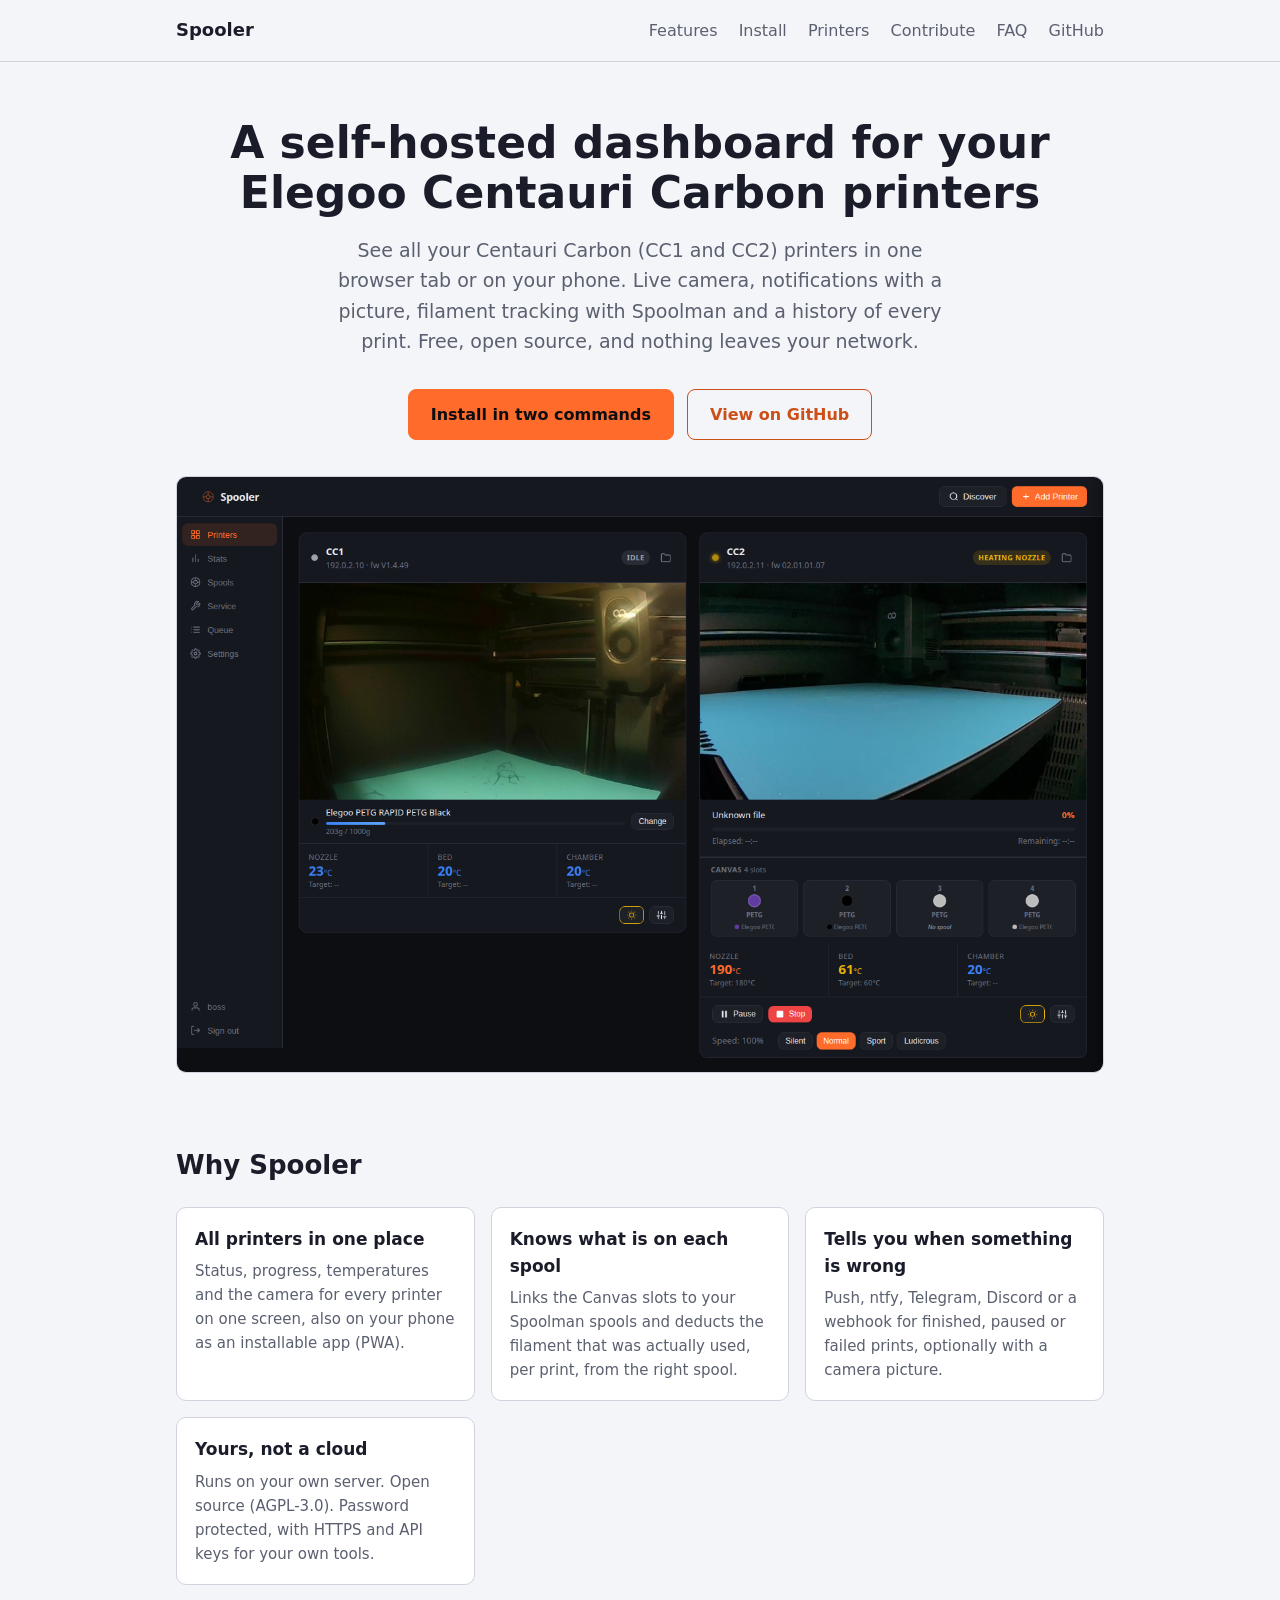
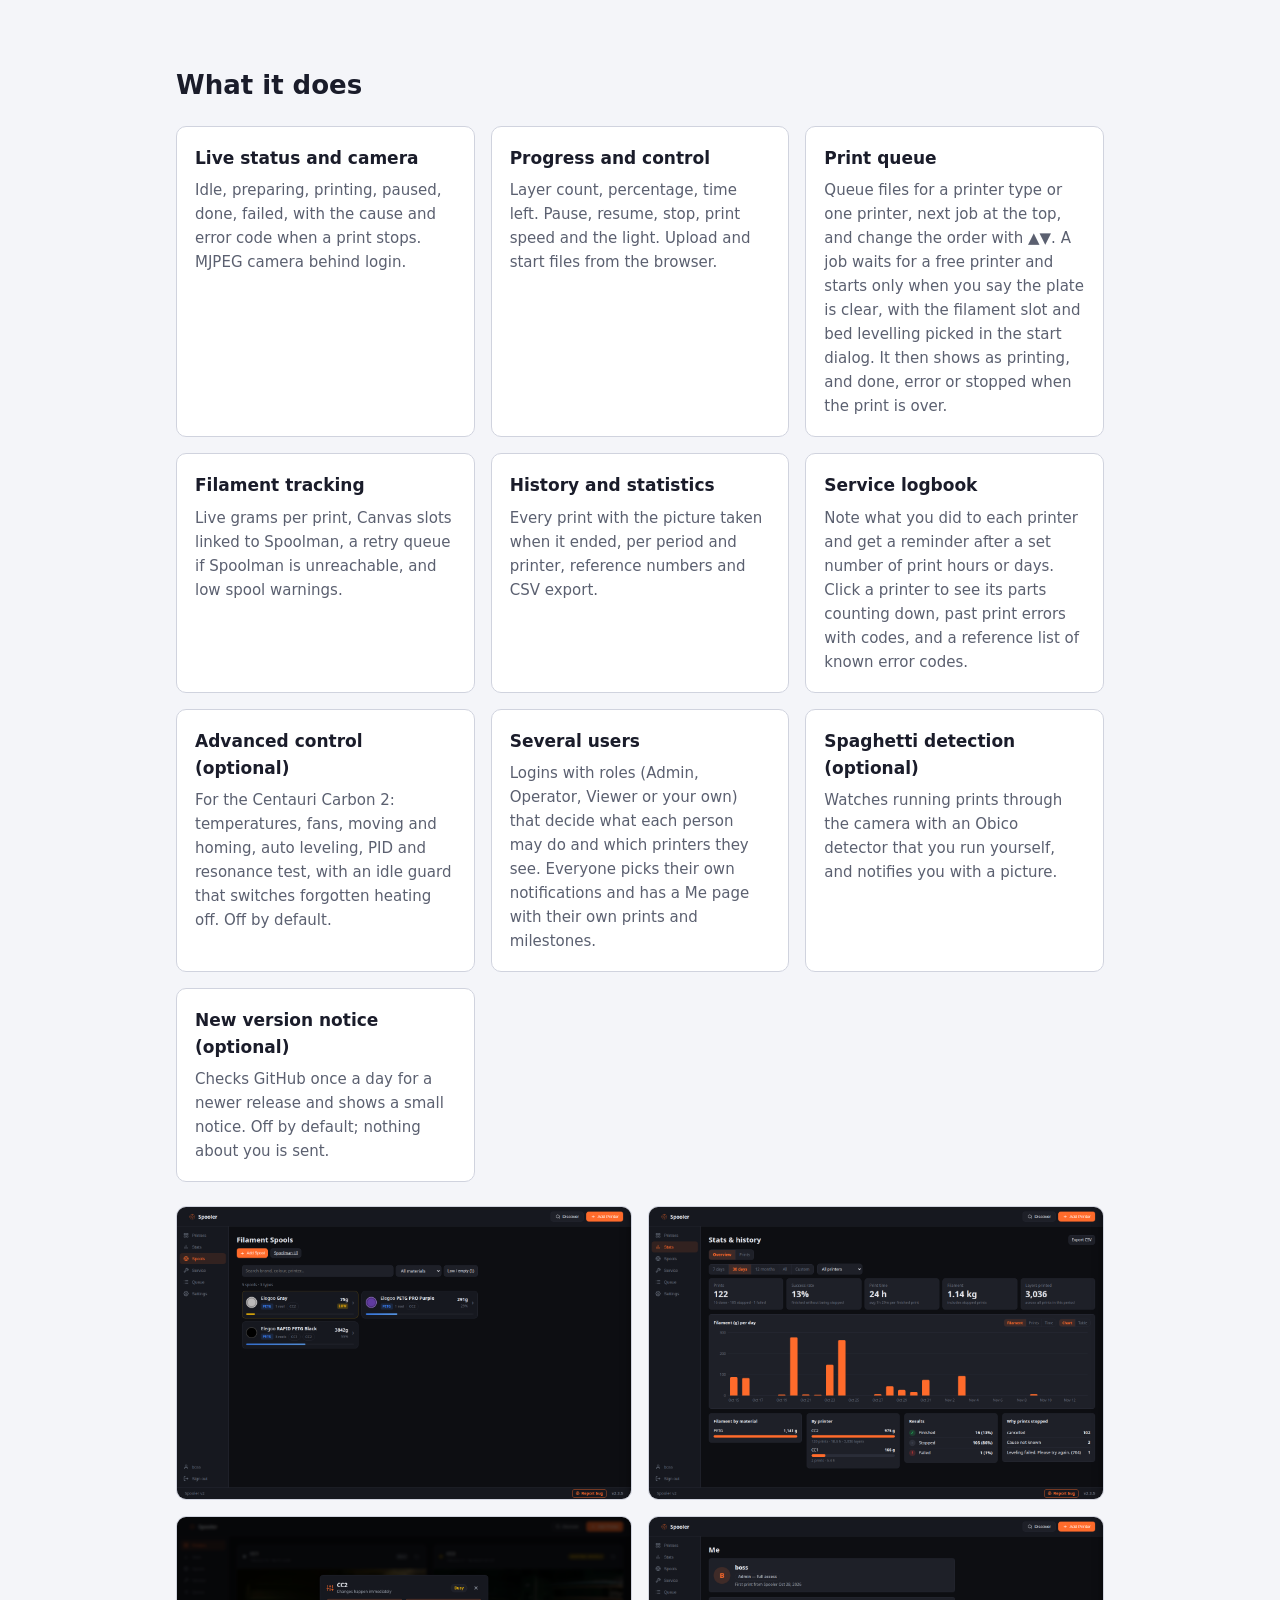
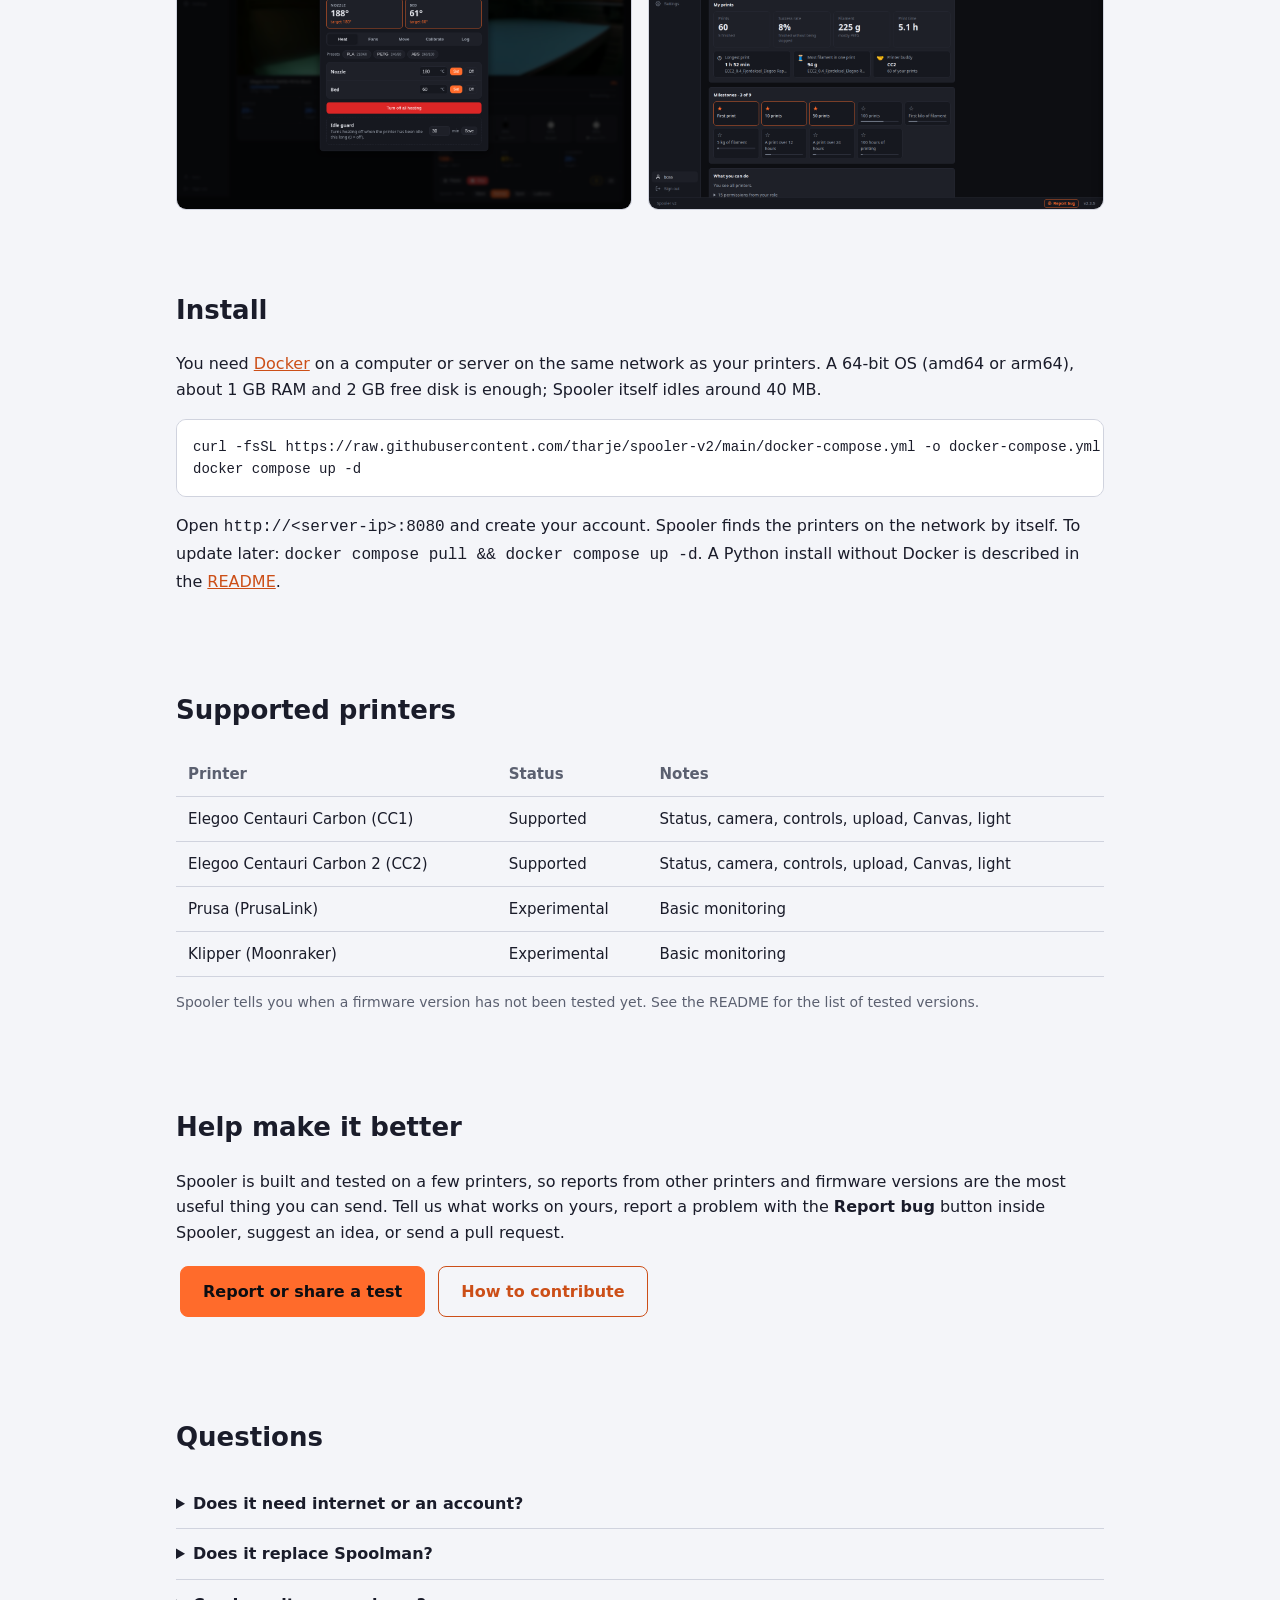
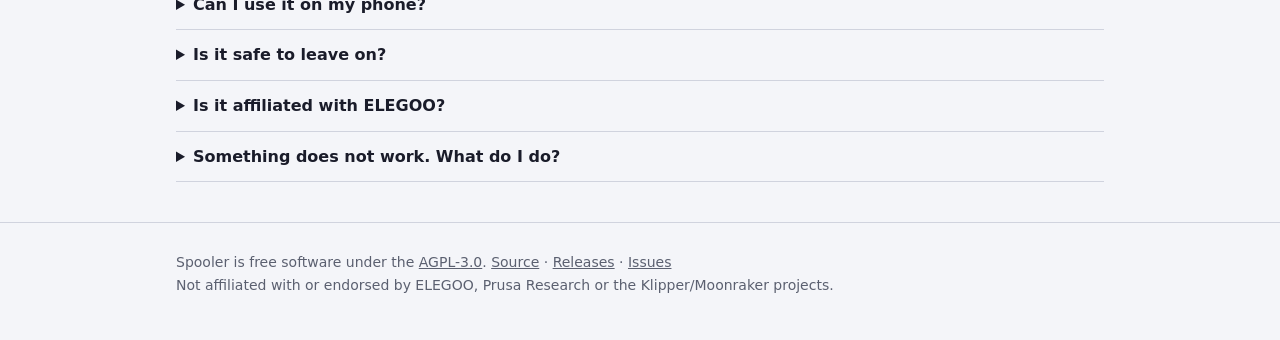
<file: docs/index.html>
<!doctype html>
<!-- Keep in sync with README.md: when the README changes (features, install, supported printers), review this page and update it too. -->
<html lang="en">
<head>
<meta charset="utf-8">
<meta name="viewport" content="width=device-width, initial-scale=1">
<title>Spooler – self-hosted dashboard for Elegoo Centauri Carbon (CC1 &amp; CC2)</title>
<meta name="description" content="Monitor several Elegoo Centauri Carbon printers from one browser tab or your phone: live camera, notifications with pictures, Spoolman filament tracking, print history and service reminders. Free, open source, runs on your own server.">
<link rel="canonical" href="https://tharje.github.io/spooler-v2/">
<meta property="og:type" content="website">
<meta property="og:title" content="Spooler – self-hosted dashboard for Elegoo Centauri Carbon">
<meta property="og:description" content="Several printers in one tab, live camera, notifications with pictures, Spoolman filament tracking. Free and open source.">
<meta property="og:url" content="https://tharje.github.io/spooler-v2/">
<meta property="og:image" content="https://tharje.github.io/spooler-v2/images/dashboard.png">
<meta name="twitter:card" content="summary_large_image">
<style>
  /* Colours taken from Spooler's own interface (public/style.css) */
  :root {
    --bg: #f4f5f9; --surface: #ffffff; --text: #1a1c2a; --muted: #5b6070;
    --line: #d0d3de; --accent: #cc4f18; --accent-text: #ffffff; --accent-fill: #ff6b2b; --accent-fill-text: #0d0e12;
  }
  @media (prefers-color-scheme: dark) {
    :root { --bg: #0d0e12; --surface: #16181f; --text: #e8eaf0; --muted: #9ca3af;
            --line: #2a2d38; --accent: #ff6b2b; --accent-text: #0d0e12; --accent-fill: #ff6b2b; --accent-fill-text: #0d0e12; }
  }
  * { box-sizing: border-box; }
  body { margin: 0; background: var(--bg); color: var(--text);
         font: 16px/1.6 system-ui, -apple-system, "Segoe UI", Roboto, sans-serif; }
  .wrap { max-width: 960px; margin: 0 auto; padding: 0 16px; }
  header.top { padding: 16px 0; border-bottom: 1px solid var(--line); }
  header.top .wrap { display: flex; justify-content: space-between; align-items: center; gap: 12px; flex-wrap: wrap; }
  header.top strong { font-size: 18px; }
  nav a { color: var(--muted); text-decoration: none; margin-left: 16px; }
  nav a:hover { color: var(--text); }
  .hero { padding: 56px 0 32px; text-align: center; }
  h1 { font-size: clamp(28px, 5vw, 44px); line-height: 1.15; margin: 0 0 16px; }
  .hero p.lead { font-size: 19px; color: var(--muted); max-width: 640px; margin: 0 auto 28px; }
  .btn { display: inline-block; padding: 12px 22px; border-radius: 8px; text-decoration: none;
         font-weight: 600; margin: 4px; border: 1px solid var(--accent); }
  .btn.primary { background: var(--accent-fill); border-color: var(--accent-fill); color: var(--accent-fill-text); }
  .btn.ghost { color: var(--accent); }
  .shot { margin: 32px auto 0; }
  .shot img { width: 100%; height: auto; border-radius: 10px; border: 1px solid var(--line); display: block; }
  section { padding: 40px 0; }
  h2 { font-size: 26px; margin: 0 0 20px; }
  .grid { display: grid; gap: 16px; grid-template-columns: repeat(auto-fit, minmax(260px, 1fr)); }
  .card { background: var(--surface); border: 1px solid var(--line); border-radius: 10px; padding: 18px; }
  .card h3 { margin: 0 0 6px; font-size: 17px; }
  .card p { margin: 0; color: var(--muted); font-size: 15px; }
  .two { display: grid; gap: 16px; grid-template-columns: repeat(auto-fit, minmax(280px, 1fr)); }
  .two img { width: 100%; height: auto; border-radius: 10px; border: 1px solid var(--line); }
  pre { background: var(--surface); border: 1px solid var(--line); border-radius: 10px; padding: 16px;
        overflow-x: auto; font-size: 14px; }
  table { width: 100%; border-collapse: collapse; font-size: 15px; }
  th, td { text-align: left; padding: 10px 12px; border-bottom: 1px solid var(--line); vertical-align: top; }
  th { color: var(--muted); font-weight: 600; }
  details { border-bottom: 1px solid var(--line); padding: 12px 0; }
  summary { cursor: pointer; font-weight: 600; }
  details p { color: var(--muted); margin: 8px 0 0; }
  footer { border-top: 1px solid var(--line); padding: 28px 0 48px; color: var(--muted); font-size: 14px; }
  footer a { color: var(--muted); }
  a { color: var(--accent); }
  .tablewrap { overflow-x: auto; }
</style>
</head>
<body>

<header class="top">
  <div class="wrap">
    <strong>Spooler</strong>
    <nav>
      <a href="#features">Features</a>
      <a href="#install">Install</a>
      <a href="#printers">Printers</a>
      <a href="#help">Contribute</a>
      <a href="#faq">FAQ</a>
      <a href="https://github.com/tharje/spooler-v2">GitHub</a>
    </nav>
  </div>
</header>

<main>
<div class="wrap">

  <div class="hero">
    <h1>A self-hosted dashboard for your Elegoo Centauri Carbon printers</h1>
    <p class="lead">See all your Centauri Carbon (CC1 and CC2) printers in one browser tab or on your phone. Live camera, notifications with a picture, filament tracking with Spoolman and a history of every print. Free, open source, and nothing leaves your network.</p>
    <a class="btn primary" href="#install">Install in two commands</a>
    <a class="btn ghost" href="https://github.com/tharje/spooler-v2">View on GitHub</a>
    <div class="shot">
      <img src="images/dashboard.png" alt="Spooler dashboard with a Centauri Carbon 1 and a Centauri Carbon 2 (leveling): live camera, temperatures, Canvas slots, print controls and light" width="960">
    </div>
  </div>

  <section id="why">
    <h2>Why Spooler</h2>
    <div class="grid">
      <div class="card"><h3>All printers in one place</h3><p>Status, progress, temperatures and the camera for every printer on one screen, also on your phone as an installable app (PWA).</p></div>
      <div class="card"><h3>Knows what is on each spool</h3><p>Links the Canvas slots to your Spoolman spools and deducts the filament that was actually used, per print, from the right spool.</p></div>
      <div class="card"><h3>Tells you when something is wrong</h3><p>Push, ntfy, Telegram, Discord or a webhook for finished, paused or failed prints, optionally with a camera picture.</p></div>
      <div class="card"><h3>Yours, not a cloud</h3><p>Runs on your own server. Open source (AGPL-3.0). Password protected, with HTTPS and API keys for your own tools.</p></div>
    </div>
  </section>

  <section id="features">
    <h2>What it does</h2>
    <div class="grid">
      <div class="card"><h3>Live status and camera</h3><p>Idle, preparing, printing, paused, done, failed, with the cause and error code when a print stops. MJPEG camera behind login.</p></div>
      <div class="card"><h3>Progress and control</h3><p>Layer count, percentage, time left. Pause, resume, stop, print speed and the light. Upload and start files from the browser.</p></div>
      <div class="card"><h3>Print queue</h3><p>Queue files for a printer type or one printer, next job at the top, and change the order with ▲▼. A job waits for a free printer and starts only when you say the plate is clear, with the filament slot and bed levelling picked in the start dialog. It then shows as printing, and done, error or stopped when the print is over.</p></div>
      <div class="card"><h3>Filament tracking</h3><p>Live grams per print, Canvas slots linked to Spoolman, a retry queue if Spoolman is unreachable, and low spool warnings.</p></div>
      <div class="card"><h3>History and statistics</h3><p>Every print with the picture taken when it ended, per period and printer, reference numbers and CSV export.</p></div>
      <div class="card"><h3>Service logbook</h3><p>Note what you did to each printer and get a reminder after a set number of print hours or days. Click a printer to see its parts counting down, past print errors with codes, and a reference list of known error codes.</p></div>
      <div class="card"><h3>Advanced control (optional)</h3><p>For the Centauri Carbon 2: temperatures, fans, moving and homing, auto leveling, PID and resonance test, with an idle guard that switches forgotten heating off. Off by default.</p></div>
      <div class="card"><h3>Several users</h3><p>Logins with roles (Admin, Operator, Viewer or your own) that decide what each person may do and which printers they see. Everyone picks their own notifications and has a Me page with their own prints and milestones.</p></div>
      <div class="card"><h3>Spaghetti detection (optional)</h3><p>Watches running prints through the camera with an Obico detector that you run yourself, and notifies you with a picture.</p></div>
      <div class="card"><h3>New version notice (optional)</h3><p>Checks GitHub once a day for a newer release and shows a small notice. Off by default; nothing about you is sent.</p></div>
    </div>
    <div class="two" style="margin-top:24px">
      <img src="images/spools.png" alt="Spools stacked by brand, material and colour, with search and filters" loading="lazy">
      <img src="images/stats.png" alt="Statistics: prints, success rate, print time and filament per day" loading="lazy">
    </div>
    <div class="two" style="margin-top:16px">
      <img src="images/advanced-control.png" alt="Advanced control panel: live temperatures, tabs for heat, fans, move, calibration and log" loading="lazy">
      <img src="images/me.png" alt="Me page: role, own prints with records and milestones" loading="lazy">
    </div>
  </section>

  <section id="install">
    <h2>Install</h2>
    <p>You need <a href="https://docs.docker.com/get-docker/">Docker</a> on a computer or server on the same network as your printers. A 64-bit OS (amd64 or arm64), about 1 GB RAM and 2 GB free disk is enough; Spooler itself idles around 40 MB.</p>
<pre>curl -fsSL https://raw.githubusercontent.com/tharje/spooler-v2/main/docker-compose.yml -o docker-compose.yml
docker compose up -d</pre>
    <p>Open <code>http://&lt;server-ip&gt;:8080</code> and create your account. Spooler finds the printers on the network by itself. To update later: <code>docker compose pull &amp;&amp; docker compose up -d</code>. A Python install without Docker is described in the <a href="https://github.com/tharje/spooler-v2#option-b--python-no-docker">README</a>.</p>
  </section>

  <section id="printers">
    <h2>Supported printers</h2>
    <div class="tablewrap">
    <table>
      <tr><th>Printer</th><th>Status</th><th>Notes</th></tr>
      <tr><td>Elegoo Centauri Carbon (CC1)</td><td>Supported</td><td>Status, camera, controls, upload, Canvas, light</td></tr>
      <tr><td>Elegoo Centauri Carbon 2 (CC2)</td><td>Supported</td><td>Status, camera, controls, upload, Canvas, light</td></tr>
      <tr><td>Prusa (PrusaLink)</td><td>Experimental</td><td>Basic monitoring</td></tr>
      <tr><td>Klipper (Moonraker)</td><td>Experimental</td><td>Basic monitoring</td></tr>
    </table>
    </div>
    <p style="color:var(--muted);font-size:14px">Spooler tells you when a firmware version has not been tested yet. See the README for the list of tested versions.</p>
  </section>

  <section id="help">
    <h2>Help make it better</h2>
    <p>Spooler is built and tested on a few printers, so reports from other printers and firmware versions are the most useful thing you can send. Tell us what works on yours, report a problem with the <strong>Report bug</strong> button inside Spooler, suggest an idea, or send a pull request.</p>
    <p>
      <a class="btn primary" href="https://github.com/tharje/spooler-v2/issues/new/choose">Report or share a test</a>
      <a class="btn ghost" href="https://github.com/tharje/spooler-v2/blob/dev/CONTRIBUTING.md">How to contribute</a>
    </p>
  </section>

  <section id="faq">
    <h2>Questions</h2>
    <details><summary>Does it need internet or an account?</summary><p>No. Everything runs on your own network. Internet is only used for optional things you switch on yourself, such as push or Telegram notifications.</p></details>
    <details><summary>Does it replace Spoolman?</summary><p>No, it works with it. Spoolman keeps your spool inventory, and Spooler tells it how much each print used. The Docker setup starts both.</p></details>
    <details><summary>Can I use it on my phone?</summary><p>Yes. Open it in the phone's browser and choose Add to Home Screen. Use HTTPS (port 8443, or Tailscale serve) for the full app experience.</p></details>
    <details><summary>Is it safe to leave on?</summary><p>It is password protected, supports HTTPS and uses scoped API keys. Do not expose it directly to the internet; use a VPN such as Tailscale for access from outside your home.</p></details>
    <details><summary>Is it affiliated with ELEGOO?</summary><p>No. Spooler is an independent project. ELEGOO and Centauri Carbon are trademarks of their respective owners.</p></details>
    <details><summary>Something does not work. What do I do?</summary><p>Use <strong>Report bug</strong> in the footer of Spooler; it prepares a GitHub issue with your printer model and firmware and leaves out addresses and secrets.</p></details>
  </section>

</div>
</main>

<footer>
  <div class="wrap">
    Spooler is free software under the <a href="https://github.com/tharje/spooler-v2/blob/main/LICENSE">AGPL-3.0</a>.
    <a href="https://github.com/tharje/spooler-v2">Source</a> ·
    <a href="https://github.com/tharje/spooler-v2/releases">Releases</a> ·
    <a href="https://github.com/tharje/spooler-v2/issues">Issues</a><br>
    Not affiliated with or endorsed by ELEGOO, Prusa Research or the Klipper/Moonraker projects.
  </div>
</footer>

</body>
</html>
</file>
